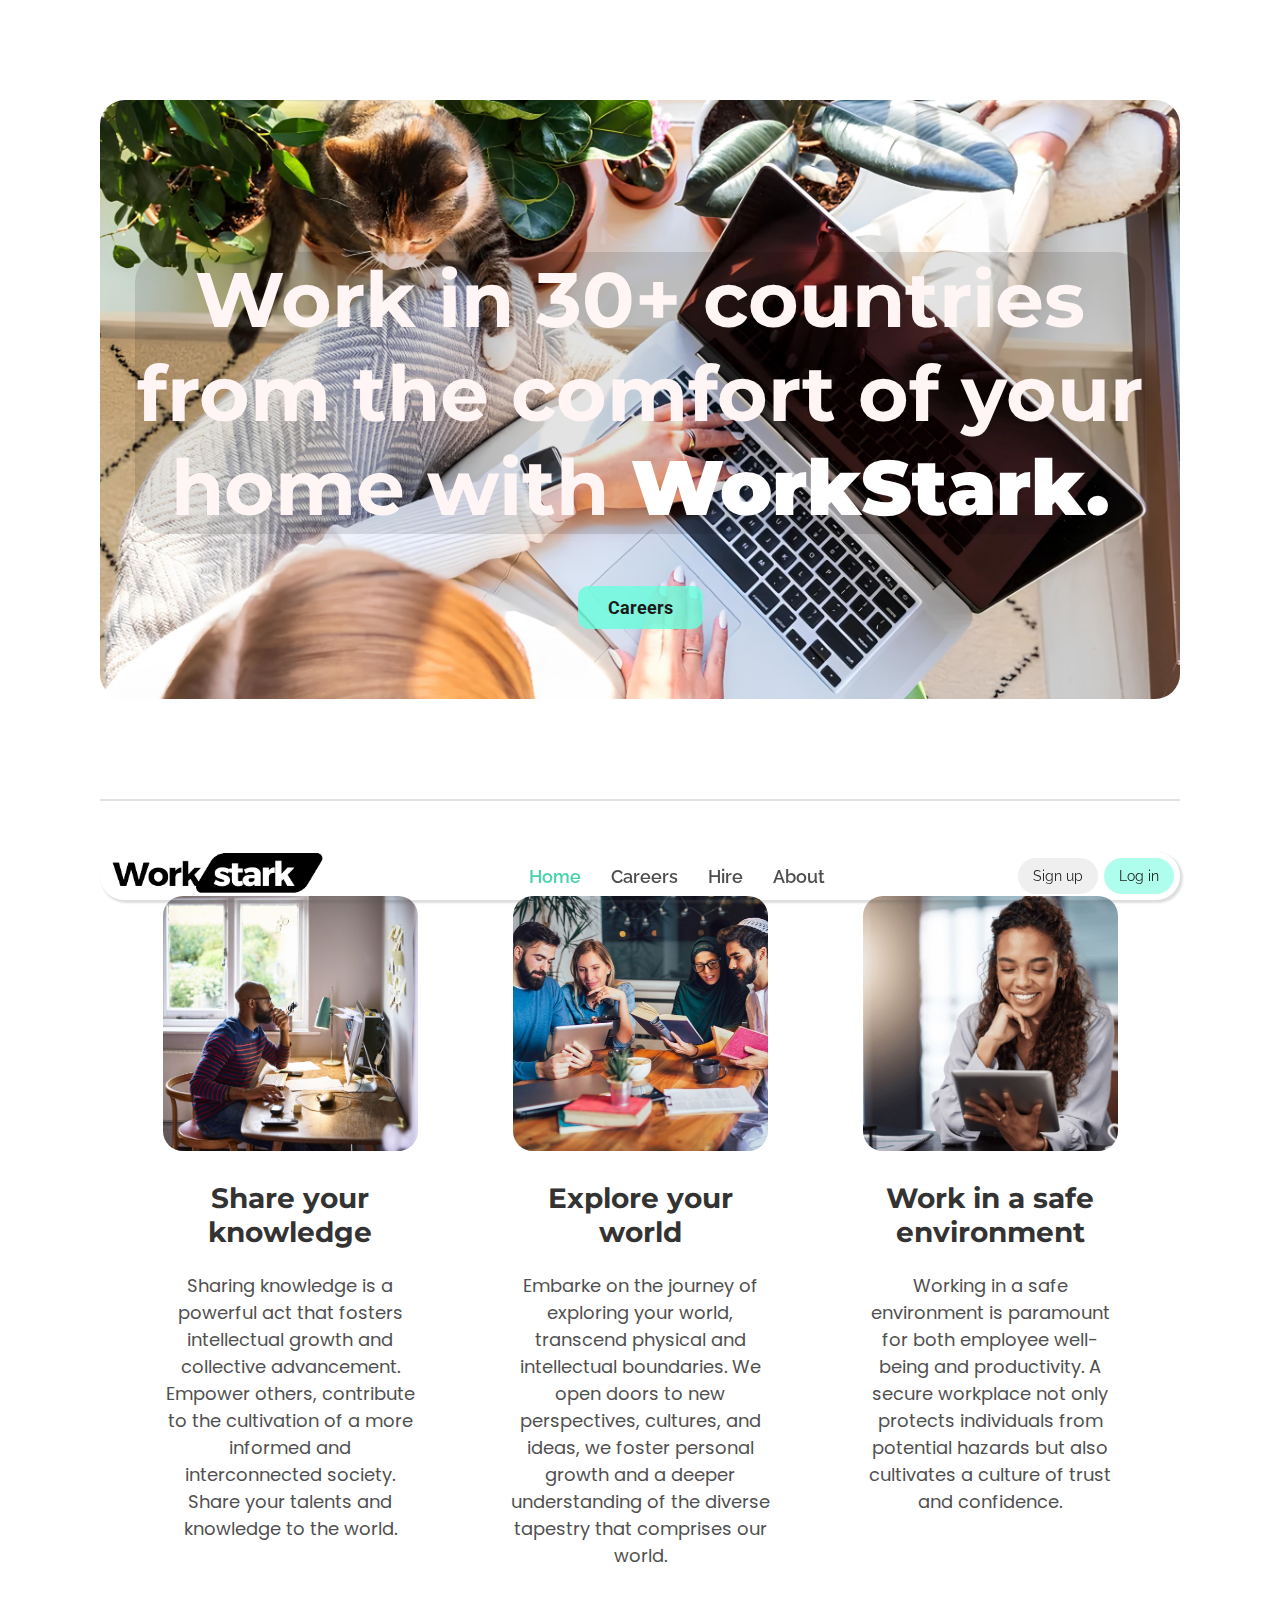
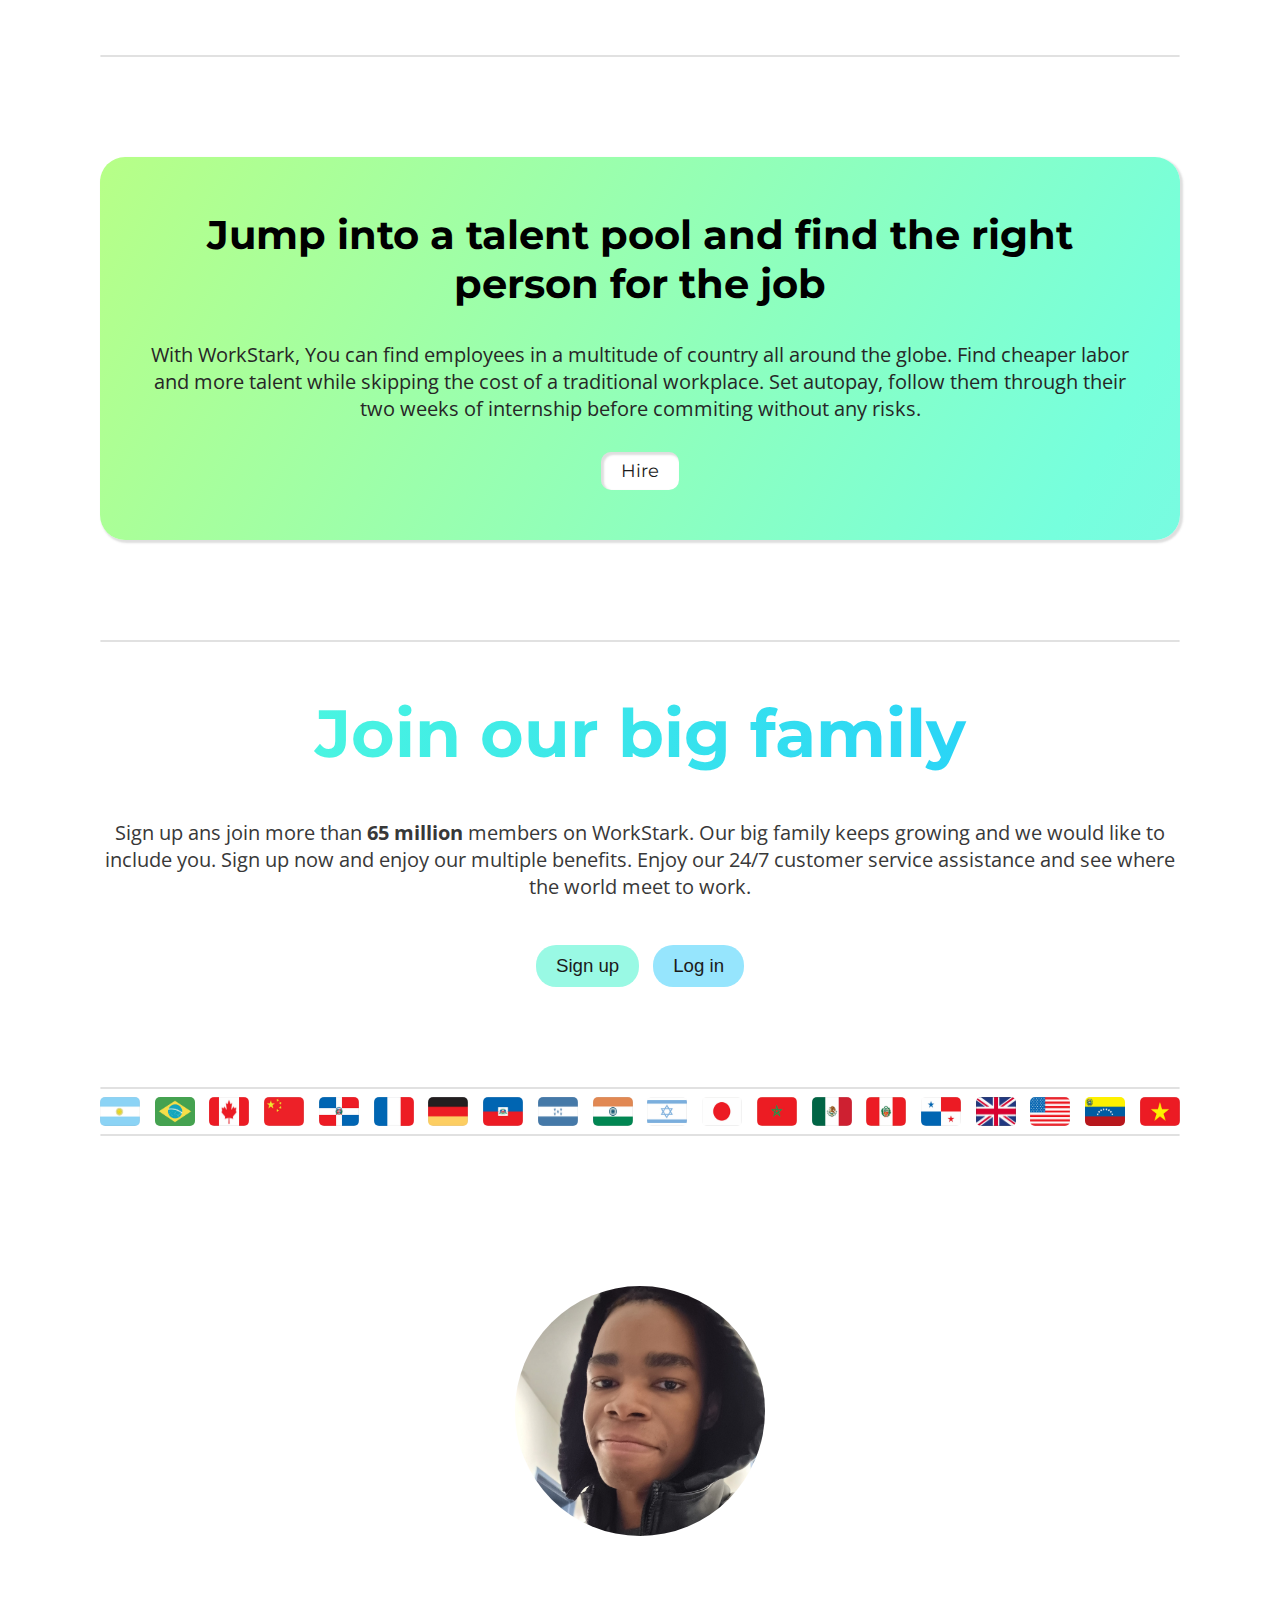
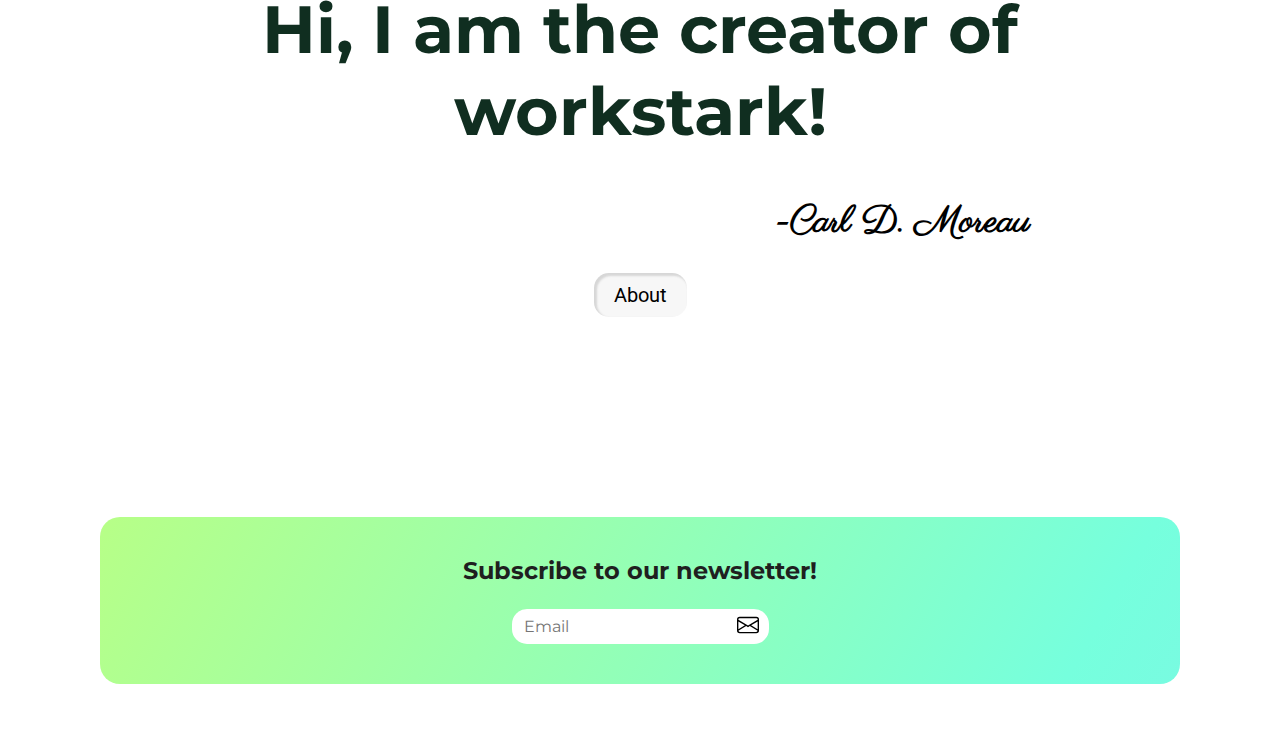
<file: index.html>
<!DOCTYPE html>
<html lang="en">
<head>
    <link rel="stylesheet" href="./style.css"/>
    <link rel="stylesheet" href="./responsivity.css"/>
    <link rel="icon" type="image/png" href="./logo-header1.png"/>


    <link rel="preconnect" href="https://fonts.googleapis.com">
    <link rel="preconnect" href="https://fonts.gstatic.com" crossorigin>
    <link href="https://fonts.googleapis.com/css2?family=Agbalumo&family=Butcherman&family=Calligraffitti&family=Dancing+Script:wght@600&family=Lato:wght@300&family=Montserrat:wght@600&family=Open+Sans&family=Pacifico&family=Parisienne&family=Poppins&family=Quicksand:wght@500&family=Raleway&family=Roboto&family=Tangerine:wght@700&display=swap" rel="stylesheet">

    <meta charset="UTF-8">
    <meta name="viewport" content="width=device-width, initial-scale=1.0">
    <title>WorkStark</title>
</head>
<body>
    <!-- Header -->
   <div id="header">
    <div id="header-left-part">
    <a href="./index.html"><img id="workstark-logo" src="./logo-removebg-preview.png"/></a>
    </div>

    <div id="header-middle-part">
    <a href="./index.html"><p class="header-middle-text1">Home</p></a>
    <p class="header-middle-text2">Careers</p>
    <p class="header-middle-text3">Hire</p>
    <p class="header-middle-text4">About</p>
    </div>
    <div id="header-right-part">
        <button class="header-right-button">Sign up</button>
        <button id="log-in" class="header-right-button">Log in</button>
    </div>
   </div>

   <!-- Section 1 -->

   <div id="first-heroe">
   <h1 id="first-heroe-title">Work in 30+ countries from the comfort of your home with <strong class="gradient">WorkStark.</strong></h1>
   <!-- <p id="first-heroe-text">Start your career or expand your knowledge to the world and work internationaly.
    Explore other cultures, Languages, and contribute to other countries without changing your lifestyle.
    You can start working internationaly without a degree or any prior work experience with WorkStark, just apply and explore 150+ careers across the globe.
   </p> -->
   <button id="first-heroe-button">Careers</button>
   </div>

   <hr>

   <!-- Section 2 -->

   <div class="part-two">
    <div class="part-two-modules">
        <img class="part-two-image" src="./11.jpg"/>
        <h2 class="part-two-titles">Share your knowledge</h2>
        <p class="part-two-text">
            Sharing knowledge is a powerful act that fosters intellectual growth
            and collective advancement. Empower others, contribute
            to the cultivation of a more informed and interconnected society.
            Share your talents and knowledge to the world.
        </p>
    </div>
    
    <div class="part-two-modules">
        <img class="part-two-image" src="./9-Ways-to-Manage-a-Multicultural-Team.jpg"/>
        <h2 class="part-two-titles">Explore your world</h2>
        <p class="part-two-text">
            Embarke on the journey of exploring your world, transcend physical and intellectual 
            boundaries. We open doors to new perspectives, cultures, and ideas, we 
            foster personal growth and a deeper understanding of the diverse tapestry that 
            comprises our world.   
        </p>
    </div>
    
    <div class="part-two-modules">
        <img class="part-two-image" src="./Satisfied-Employee-1024x536.jpg"/>
        <h2 class="part-two-titles">Work in a safe environment</h2>
        <p class="part-two-text">
            Working in a safe environment is paramount for both employee 
            well-being and productivity. A secure workplace not only 
            protects individuals from potential hazards but also cultivates 
            a culture of trust and confidence.
        </p>
    </div>
   </div>
   
   <hr>

   <!-- Hire someone -->
    <div id="hire-banner">
        <h2 id="hire-banner-title">Jump into a talent pool and find the right person for the job</h2>
        <p id="hire-banner-text">With WorkStark, You can find employees in a multitude of country all around the globe.
        Find cheaper labor and more talent while skipping the cost of a traditional workplace. 
    Set autopay, follow them through their two weeks of internship before commiting without any risks.</p>
        <button id="hire-banner-button">Hire</button>
        </div>

    <hr>

    <!-- Join our family -->
    <div id="join-banner">
        <h1 id="join-title">Join our big family</h1>
        <p id="join-text">Sign up ans join more than <strong id="million">65 million</strong> members on WorkStark. Our big family keeps growing and we would like to include you.
            Sign up now and enjoy our multiple benefits. Enjoy our 24/7 customer service assistance and see where the world meet to work.
        </p>
        <button class="join-button sign-up">Sign up</button>
        <button class="join-button log-in">Log in</button>
    </div>

    <hr>

    <!-- Flags -->
    <div class="flag-holder">
        <img class="flag" src="./tn_ar-flag.gif"/>
        <img class="flag" src="./tn_br-flag.gif"/>
        <img class="flag" src="./tn_ca-flag.gif"/>
        <img class="flag" src="./tn_ch-flag.gif"/>
        <img class="flag" src="./tn_dr-flag.gif"/>
        <img class="flag" src="./tn_fr-flag.gif"/>
        <img class="flag" src="./tn_gm-flag.gif"/>
        <img class="flag" src="./tn_ha-flag.gif"/>
        <img class="flag" src="./tn_ho-flag.gif"/>
        <img class="flag" src="./tn_in-flag.gif"/>
        <img class="flag" src="./tn_is-flag.gif"/>
        <img class="flag" src="./tn_ja-flag.gif"/>
        <img class="flag" src="./tn_mo-flag.gif"/>
        <img class="flag" src="./tn_mx-flag.gif"/>
        <img class="flag" src="./tn_pe-flag.gif"/>
        <img class="flag" src="./tn_pm-flag.gif"/>
        <img class="flag" src="./tn_uk-flag.gif"/>
        <img class="flag" src="./tn_us-flag.gif"/>
        <img class="flag" src="./tn_ve-flag.gif"/>
        <img class="flag" src="./tn_vm-flag.gif"/>
    </div>

    <hr>

    <!-- About -->
    <div id="profile-box">
        <img id="profile-pic" src="./profile.jpg"/>
        <h1 id="profile-title">Hi, I am the creator of workstark!</h1>
        <h1 id="profile-name">-Carl D. Moreau</h1>
        <button id="profile-button">About</button>
    </div>

    <!-- Newsletter -->
    <div id="newsletter">
        <h3 id="NL-title">Subscribe to our newsletter!</h3>
        <input id="NL-email" type="email" placeholder="Email"/>
        <button id="NL-button"><img id="NL-button-image" src="./envelope.svg"/></button>
    </div>

</body>
</html>
</file>
<file: style.css>
body{
    margin: 0;
    color: black;
    padding-top: 100px;
    padding-left: 100px;
    padding-right: 100px;
    margin-bottom: 50px;
    font-family: Poppins;
}


#header{
    display: flex;
    justify-content: space-between;
    height: 48px;
    align-self:center;
    position: fixed;
    top: 10;
    bottom: 0;
    right: 100px;
    left: 100px;
    border-radius: 30px;
    box-shadow: 2px 2px 2px 1px rgba(88, 88, 88, 0.2);
    transition: 0.6s;
}

#header:hover{
    box-shadow: 3px 3px 3px 2px rgba(0, 0, 0, 0.2);
    background-color: white;
}

#header-left-part{
    vertical-align: middle;
    display: flex;
    align-items: center;
}

#workstark-logo{
    width: 235px;
    border-top-left-radius: 30px;
    border-bottom-left-radius: 30px;
}

#workstark-logo:hover{
    cursor: pointer;
}

#header-middle-part{
    display: flex;
    justify-content: space-around;
    gap: 30px;
    align-items: center;
}

.header-middle-text1, .header-middle-text2, .header-middle-text3,
.header-middle-text4{
    font-family: Raleway, Poppins;
    font-size: 18px;
    font-weight: 600;
    color: rgb(77, 77, 77);
    transition: 0.5s;
}

.header-middle-text1{
    color: rgb(71, 211, 169);
}

.header-middle-text1:hover, .header-middle-text2:hover, .header-middle-text3:hover,
.header-middle-text4:hover{
    cursor: pointer;
    color: rgb(71, 211, 169);
}

#header-right-part{
    display: flex;
    align-items: center;
}

.header-right-button{
    padding-top: 10px;
    padding-bottom: 10px;
    padding-left: 15px;
    padding-right: 15px;
    margin-right: 6px;
    border-radius: 20px;
    border: none;
    font-family: Raleway;
    font-size: 14px;
    transition: 0.5s;
    color: rgb(27, 27, 27);
}

.header-right-button:hover{
    cursor: pointer;
    background-color: rgba(0, 0, 0, 0.2);
}

#log-in{
    background-color: rgba(105, 253, 221, 0.534);
}

#log-in:hover{
    background-color: rgba(0, 50, 0, 0.2);
}

#first-heroe{
    background-color: gray;
    padding-top: 100px;
    padding-bottom: 70px;
    padding-left: 35px;
    padding-right: 35px;
    text-align: center;
    background-image: url("./2_cut.jpg");
    background-position: center;
    background-size: 100%;
    border-radius: 25px;
    align-items: center;
    margin-bottom: 100px;
}


#first-heroe-title{
    font-family: Montserrat;
    font-size: 58pt;
    color: rgb(255, 245, 245);
    background-color: rgba(0, 0, 0, 0.11); 
    border-radius: 30px;
}

#first-heroe-text{
    font-family: Poppins;
    font-size: 20px;
    color: black;
    background-color: rgba(177, 182, 154, 0.158);
    border-radius: 10px;
}

#first-heroe-button{
    font-family: Roboto;
    font-size: 18px;
    font-weight: 700;
    padding-top: 11px;
    padding-bottom: 11px;
    padding-left: 30px;
    padding-right: 30px;
    border: none;
    border-radius: 10px;
    background-color: rgba(105, 253, 221, 0.815);
    transition: 0.5s;
    color: rgb(27, 27, 27);
}

#first-heroe-button:hover{
    background-color: rgb(105, 253, 221);
    cursor: pointer;
}

.gradient{
    color: blue;
    background: linear-gradient(to right, white 50%, rgb(105, 253, 221) 50%, rgb(47, 201, 248));
    background-size: 200%;
    -webkit-background-clip: text;
    -webkit-text-fill-color: transparent;
    transition: 0.5s ease-out;
}

strong:hover{
    background-position: -100%;
    cursor: none;
}

.part-two{
    display: flex;
    text-align: center;
    justify-content: space-around;
    margin-top: 30px;
    padding-top: 30px;
    border-radius: 30px;
    padding-left: 30px;
    padding-right: 30px;
    padding-bottom: 30px;
    gap: 30px;
}

.part-two-modules{
    width: 400px;
    padding-top: 35px;
    border-radius: 30px;
    padding-left: 30px;
    padding-right: 30px;
    padding-bottom: 30px;
}

.part-two-image{
    width: 255px;
    border-radius: 20px;
}

.part-two-titles{
    font-size: 21pt;
    font-family: Montserrat;
    font-weight: 700;
    color: rgb(51, 51, 51);
}

.part-two-text{
    font-size: 18px;
    font-family: Poppins;
    color: rgb(80, 80, 80);
}

hr{
    border: 1px solid rgba(192, 192, 192, 0.473);
    border-radius: 20px;
}


#hire-banner{
    margin-top: 100px;
    margin-bottom: 100px;
    background-color: rgb(105, 253, 221);
    text-align: center;
    padding-top: 20px;
    padding-bottom: 50px;
    padding-left: 50px;
    padding-right: 50px;
    border-radius: 25px;
    box-shadow: 2px 2px 2px 1px rgba(88, 88, 88, 0.2);
    background-image: linear-gradient(90deg,rgb(168, 255, 187), rgb(105, 253, 221) 50%, rgb(80, 255, 255));
}

#hire-banner-title{
    font-size: 30pt;
    font-family: Montserrat;
}

#hire-banner-text{
    font-size: 15pt;
    color: rgb(39, 39, 39);
    font-family: Open sans;
    margin-bottom: 30px;
}

#hire-banner-button{
    font-family: Montserrat;
    font-size: 18px;
    padding-top: 8px;
    padding-bottom: 8px;
    padding-left: 20px;
    padding-right: 20px;
    border: none;
    border-radius: 10px;
    background-color: white;
    box-shadow:inset 2px 2px 2px 1px rgba(88, 88, 88, 0.2);
    color: rgb(27, 27, 27);
}

#join-banner{
    text-align: center;
    margin-bottom: 100px;
    margin-top: 50px;
}

#join-title{
    font-family: Montserrat;
    font-size: 50pt;

    /*linear background*/
    background: linear-gradient(to right, rgb(83, 255, 218) 50%, rgb(32, 202, 253));
    background-size: 200%;
    -webkit-background-clip: text;
    -webkit-text-fill-color: transparent;
    transition: 0.5s ease-out;
    background-position: -100%;
}

#join-title:hover{
    cursor: none;
}

#join-text{
    font-family: Open sans;
    font-size: 15pt;
    color: rgb(56, 56, 56);
}

#million{
    transition: 0.5s;
}

#million:hover{
    color: rgb(67, 250, 210);
}

.join-button{
    font-size: 14pt;
    font-weight: 500;
    padding-top: 10px;
    padding-bottom: 10px;
    padding-left: 20px;
    padding-right: 20px;
    margin-top: 25px;
    border-radius: 20px;
    border: none;
    margin-left: 5px;
    margin-right: 5px;
    transition: 0.4s;
}

.join-button:hover{
    box-shadow:inset 2px 2px 2px 1px rgba(88, 88, 88, 0.2);
    cursor: pointer;
}


.sign-up{
    background-color: rgba(129, 248, 222, 0.808);
    color: rgb(27, 27, 27);
}

.log-in{
    background-color: rgba(125, 223, 253, 0.808);
    color: rgb(27, 27, 27);
}

.flag-holder{
    display: flex;
    justify-content: space-between;
    width: 100%;
}

.flag{
    width: 40px;
    border-radius: 5px;
}

#profile-box{
    text-align: center;
    margin-top: 150px;
}

#profile-pic{
    width: 250px;
    border-radius: 150px;
}

#profile-title{
    font-family: Montserrat;
    font-size: 50pt;
    color: rgb(16, 46, 32); 
    border-radius: 30px;
}

#profile-name{
    text-align: right;
    margin-right: 150px;
    font-family: Parisienne;
    font-size: 28pt;
    color:rgb(0, 0, 0);
}

#profile-button{
    font-size: 20px;
    font-family: Roboto;
    color: rgb(0, 0, 0);
    border-radius: 15px;
    background-color: rgb(247, 247, 247);
    padding: 10px 20px 10px 20px;
    border: none;
    box-shadow:inset 2px 2px 2px 1px rgba(88, 88, 88, 0.2);
    transition: 0.5s;
}

#profile-button:hover{
    cursor: pointer;
    background-color: rgb(235, 235, 235);
}

#newsletter{
    background-color: lightblue;
    text-align: center;
    padding-top: 15px;
    padding-bottom: 40px;
    border-radius: 20px;
    margin-top: 200px;
}

/**animation **/
    #newsletter {
  background: linear-gradient(300deg, #8bdaff, #76ffdd, #b7ff87);
  background-size: 180% 180%;
  animation: gradient-animation 18s ease infinite;
}

@keyframes gradient-animation {
  0% {
    background-position: 0% 50%;
  }
  50% {
    background-position: 100% 50%;
  }
  100% {
    background-position: 0% 50%;
  }
}


#hire-banner {
    background: linear-gradient(300deg, #8bdaff, #76ffdd, #b7ff87);
    background-size: 180% 180%;
    animation: gradient-animation 18s ease infinite;
  }
  
  @keyframes gradient-animation {
    0% {
      background-position: 0% 50%;
    }
    50% {
      background-position: 100% 50%;
    }
    100% {
      background-position: 0% 50%;
    }
  }

/** **/

#NL-title{
    font-family: Montserrat;
    font-size: 18pt;
    color: rgb(31, 31, 31);
}

#NL-email{
    font-family: roboto;
    font-size: 16px;
    padding-top: 8px;
    padding-bottom: 8px;
    padding-left: 12px;
    border-top-left-radius: 15px;
    border-bottom-left-radius: 15px;
    border: none;
    width: 20%;
    vertical-align: top;
    background-color: white;
}

#NL-email:focus {
    outline-width: 0;
    font-family: montserrat;
}

#NL-email::placeholder{
    font-family: montserrat;
}

#NL-button{
    padding: 5px 10px 5px 6px;
    border-top-right-radius: 15px;
    border-bottom-right-radius: 15px;
    border: none;
    background-color: white;
    margin-left: -15px;
    transition: 0.2s;
    vertical-align: top;
}

#NL-button:hover{
    cursor: pointer;
}

#NL-button:active{
    background-color: rgb(218, 218, 218);
}

#NL-button-image{
    width: 22px;
    vertical-align: center;
}

a{
    text-decoration: none;
}
</file>
<file: responsivity.css>
@media(max-width: 1561px){
    #first-heroe{
        background-image: url("./2_cut_small.jpg");
    }
}

@media(max-width: 1258px){
    #first-heroe-title{
        font-size: 50pt;
    }

    #first-heroe{
        background-size: 140%;
    }
}

@media(max-width: 1143px){
    #first-heroe{
        background-size: 150%;
    }

    #first-heroe-button{
        font-size: 18px;
    }

    .part-two{
        gap: 20px;
        justify-content: space-between;
    }

    .part-two-modules{
        width: 300px;
    }

    .part-two-image{
        width: 210px;
    }

    .part-two-titles{
        font-size: 18pt;
    }

    .part-two-text{
        font-size: 16px;
    }

    #hire-banner-title{
        font-size: 28pt;
    }

    #hire-banner-text{
        font-size: 14pt;
    }

    #hire-banner-button{
        font-size: 16px;
    }

    #join-text{
        font-size: 14pt;
    }

    .join-button{
        font-size: 12pt;
    }

    #profile-pic{
        width: 180px;
    }

    #profile-title{
        font-size: 48pt;
    }

    #profile-name{
        font-size: 24pt;
    }

    #profile-button{
        font-size: 16px;
    }
}

@media(max-width: 1125px){
    #workstark-logo{
    width:165px;
    }

    #header-middle-part{
        gap: 20px;
    }

    .header-middle-text1, .header-middle-text2, .header-middle-text3,
    .header-middle-text4{
        font-size: 16px;
    }

    .header-right-button{
        font-size: 13px;
    }

    #first-heroe-title{
        font-size: 40pt;
    }

    #first-heroe-button{
        font-size: 15px;
        padding-top: 8px;
        padding-bottom: 8px;
        padding-left: 25px;
        padding-right: 25px;
    }

    .part-two{
        gap: 10px;
    }

    .part-two-image{
        width: 180px;
    }
    .part-two-text{
        font-size: 14px;
    }

    #hire-banner-title{
        font-size: 25pt;
    }

    #hire-banner-text{
        font-size: 12pt;
    }

    #hire-banner-button{
        font-size: 14px;
    }

    #join-title{
        font-size: 42pt;
    }

    #join-text{
        font-size: 12pt;
    }

    .join-button{
        font-size: 10pt;
    }

    .flag{
        width: 25px;
        border-radius: 3px;
    }

    #profile-pic{
        width: 180px;
    }

    #profile-title{
        font-size: 45pt;
    }

    #profile-name{
        font-size: 22pt;
    }

    #profile-button{
        font-size: 15px;
    }

    #NL-email{
        width: 30%;
    }
}

@media(max-width: 1005px){
    .part-two{
        text-align: center;
    }

    .part-two-modules{
        display: inline;
        margin: 0;
    }

    .part-two-image{
        width: 150px;
    }

    .part-two-titles:hover{
        text-decoration: underline;
    }

    .part-two-text{
        display: none;
    }
}

@media(max-width: 900px){
    #first-heroe{
        background-size: 200%;
    }

    #header{
        height: 40px;
    }

    #workstark-logo{
        width: 100px;
    }

    #header-middle-part{
        gap: 15px;
    }

    .header-middle-text1, .header-middle-text2, .header-middle-text3,
.header-middle-text4{
    font-size: 12px;
    }


    .header-right-button{
        font-size: 10px;
        padding-top: 5px;
        padding-bottom: 5px;
        padding-left: 7px;
        padding-right: 7px;
    }

}
</file>
